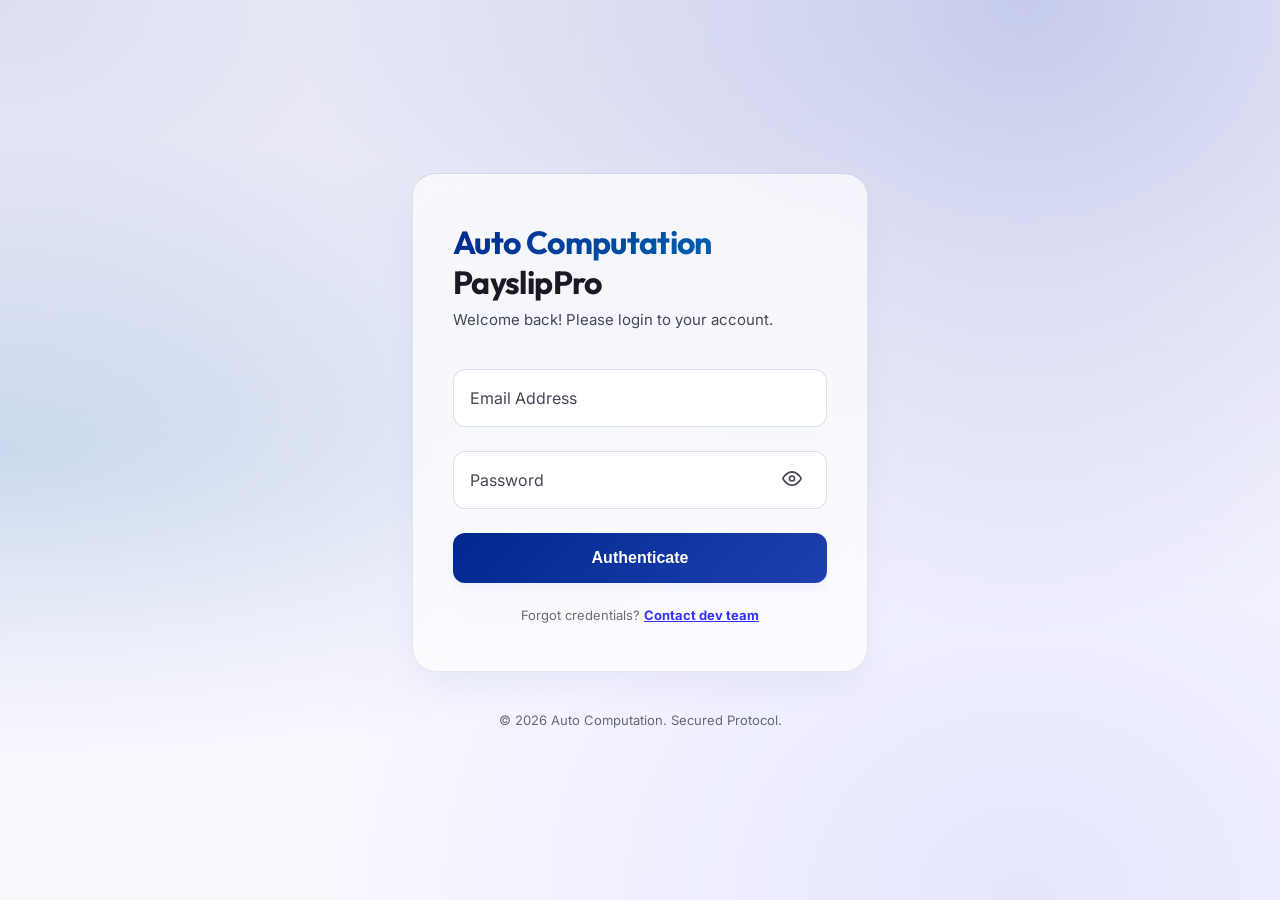
<file: login.html>
<!DOCTYPE html>
<html lang="en">
<head>
    <meta charset="UTF-8">
    <meta name="viewport" content="width=device-width, initial-scale=1.0">
    <title>Premium Login | PayslipPro</title>
    <link rel="icon" type="image/png" href="favicon.png">
    <link rel="stylesheet" href="login.css">
    <!-- Google Fonts -->
    <link rel="preconnect" href="https://fonts.googleapis.com">
    <link rel="preconnect" href="https://fonts.gstatic.com" crossorigin>
    <link href="https://fonts.googleapis.com/css2?family=Inter:wght@400;500;600&family=Outfit:wght@700&display=swap" rel="stylesheet">
</head>
<body>
    <!-- Premium Mesh Gradient Background -->
    <div class="mesh-gradient-bg"></div>

    <div class="login-wrapper">
        <div class="login-card">
            <header class="login-header">
                <div class="logo-text">
                    <span class="brand-accent">Auto Computation</span><br>
                    Payslip<span>Pro</span>
                </div>
                <p>Welcome back! Please login to your account.</p>
            </header>

            <div id="errorMessage" class="error-message">
                Invalid credentials. Please verify your access.
            </div>

            <form id="loginForm">
                <!-- Email Input with Floating Label -->
                <div class="form-group" id="emailGroup">
                    <input type="email" id="email" required autocomplete="email">
                    <label for="email">Email Address</label>
                </div>

                <!-- Password Input with Floating Label -->
                <div class="form-group" id="passwordGroup">
                    <input type="password" id="password" required autocomplete="current-password">
                    <label for="password">Password</label>
                    <button type="button" id="togglePassword" class="toggle-password" tabindex="-1" title="Toggle visibility">
                        <svg width="20" height="20" viewBox="0 0 24 24" fill="none" stroke="currentColor" stroke-width="2" stroke-linecap="round" stroke-linejoin="round">
                            <path d="M1 12s4-8 11-8 11 8 11 8-4 8-11 8-11-8-11-8z"></path>
                            <circle cx="12" cy="12" r="3"></circle>
                        </svg>
                    </button>
                </div>


                <button type="submit" id="loginBtn" class="login-btn">
                    Authenticate
                </button>
            </form>

            <div class="footer-text" style="margin-top: 1.5rem;">
                Forgot credentials? <span style="color: blue; cursor: pointer; text-decoration: underline; font-weight: bold;">Contact dev team</span>
            </div>
        </div>
        
        <div class="footer-text">
            <span>&copy; 2026 Auto Computation. Secured Protocol.</span>
        </div>
    </div>

    <script src="login.js"></script>
</body>
</html>
</file>
<file: login.css>
@import url('https://fonts.googleapis.com/css2?family=Inter:wght@300;400;500;600;700&family=Outfit:wght@300;400;500;600;700&display=swap');

:root {
    /* Sovereign Ledger Color Palette */
    --primary: #00288e;
    --primary-container: #1e40af;
    --primary-fixed-dim: #b8c4ff;
    --secondary: #0060ac;
    --surface: #fbf8ff;
    --surface-container: #eeedf7;
    --surface-container-low: #f4f2fc;
    --surface-container-lowest: #ffffff;
    --surface-variant: #e3e1eb;
    --on-surface: #1a1b22;
    --on-surface-variant: #444653;
    --error: #ba1a1a;
    --error-container: #ffdad6;
    --outline-variant: #c4c5d5;
    
    --shadow-ambient: rgba(0, 40, 142, 0.06);
}

* {
    margin: 0;
    padding: 0;
    box-sizing: border-box;
}

body {
    /* Base typography: Inter for body, Outfit for headings */
    font-family: 'Inter', sans-serif;
    color: var(--on-surface);
    display: flex;
    align-items: center;
    justify-content: center;
    min-height: 100vh;
    background-color: var(--surface);
    position: relative;
    overflow: hidden;
}

/* Mesh Gradient Background */
.mesh-gradient-bg {
    position: absolute;
    top: 0;
    left: 0;
    width: 100vw;
    height: 100vh;
    z-index: -1;
    background-color: var(--surface);
    background-image: 
        radial-gradient(at 80% 0%, rgba(30, 64, 175, 0.3) 0px, transparent 50%),
        radial-gradient(at 0% 50%, rgba(0, 96, 172, 0.2) 0px, transparent 50%),
        radial-gradient(at 80% 100%, rgba(184, 196, 255, 0.4) 0px, transparent 50%),
        radial-gradient(at 0% 0%, rgba(0, 40, 142, 0.15) 0px, transparent 50%);
    opacity: 0.8;
}

.login-wrapper {
    width: 100%;
    max-width: 520px;
    padding: 2rem;
    z-index: 10;
    animation: fadeRise 0.8s cubic-bezier(0.16, 1, 0.3, 1) forwards;
}

@keyframes fadeRise {
    from { opacity: 0; transform: translateY(30px) scale(0.98); }
    to { opacity: 1; transform: translateY(0) scale(1); }
}

.login-card {
    /* Glassmorphic panel per Sovereign Ledger */
    background: rgba(255, 255, 255, 0.7);
    backdrop-filter: blur(20px);
    -webkit-backdrop-filter: blur(20px);
    border: 1px solid rgba(196, 197, 213, 0.4); /* Ghost border */
    border-top: 1px solid rgba(0, 40, 142, 0.15); /* Primary tint on top */
    border-radius: 1.5rem; /* xl roundedness */
    padding: 3rem 2.5rem;
    box-shadow: 0 20px 40px -10px var(--shadow-ambient);
}

.login-header {
    margin-bottom: 2.5rem;
}

.logo-text {
    font-family: 'Outfit', sans-serif;
    font-size: 2rem;
    font-weight: 700;
    color: var(--on-surface);
    margin-bottom: 0.5rem;
    letter-spacing: -0.02em;
}

.logo-text span.brand-accent {
    background: linear-gradient(135deg, var(--primary), var(--secondary));
    background-clip: text;
    -webkit-text-fill-color: transparent;
}

.login-header p {
    color: var(--on-surface-variant);
    font-size: 0.9375rem;
    font-weight: 400;
}

/* Floating Labels & Inputs */
.form-group {
    position: relative;
    margin-bottom: 1.5rem;
    background-color: #ffffff; /* distinct pure white */
    border: 1px solid rgba(0, 40, 142, 0.15); /* subtle brand border */
    border-radius: 0.75rem;
    box-shadow: inset 0 2px 4px rgba(0, 0, 0, 0.02);
    transition: all 0.3s ease;
}

.form-group:focus-within {
    background-color: var(--surface-container-lowest);
    box-shadow: 0 0 0 2px var(--primary);
}

.form-group.has-error {
    background-color: var(--error-container);
    box-shadow: 0 0 0 1px var(--error);
}

.form-group input {
    width: 100%;
    padding: 1.75rem 1rem 0.5rem 1rem;
    background: transparent;
    border: none;
    outline: none;
    font-family: 'Inter', sans-serif;
    font-size: 1rem;
    color: var(--on-surface);
    border-radius: 0.75rem;
}

.form-group label {
    position: absolute;
    left: 1rem;
    top: 50%;
    transform: translateY(-50%);
    font-size: 1rem;
    color: var(--on-surface-variant);
    font-weight: 400;
    pointer-events: none;
    transition: all 0.2s cubic-bezier(0.16, 1, 0.3, 1);
}

.form-group input:focus ~ label,
.form-group input.has-value ~ label {
    top: 0.75rem;
    font-size: 0.75rem;
    font-weight: 600;
    color: var(--primary);
}

.form-group.has-error input {
    color: var(--error);
}

.form-group.has-error input:focus ~ label,
.form-group.has-error input.has-value ~ label {
    color: var(--error);
}

/* Password Toggle Icon */
.toggle-password {
    position: absolute;
    right: 1rem;
    top: 50%;
    transform: translateY(-50%);
    background: none;
    border: none;
    cursor: pointer;
    color: var(--on-surface-variant);
    padding: 0.5rem;
}

.toggle-password:hover {
    color: var(--primary);
}

.login-options {
    display: flex;
    justify-content: space-between;
    align-items: center;
    margin-bottom: 2rem;
    font-size: 0.875rem;
}

.remember-me {
    display: flex;
    align-items: center;
    gap: 0.5rem;
    color: var(--on-surface-variant);
    font-weight: 500;
    cursor: pointer;
}

.remember-me input {
    accent-color: var(--primary);
    width: 1rem;
    height: 1rem;
    cursor: pointer;
}

.forgot-links a {
    color: var(--secondary);
    text-decoration: none;
    font-weight: 600;
}

.forgot-links a:hover {
    text-decoration: underline;
}

/* Primary CTA */
.login-btn {
    width: 100%;
    padding: 1rem;
    background: linear-gradient(135deg, var(--primary) 0%, var(--primary-container) 100%);
    color: white;
    border: none;
    border-radius: 0.75rem;
    font-size: 1rem;
    font-weight: 600;
    cursor: pointer;
    transition: all 0.3s ease;
    box-shadow: 0 4px 12px var(--shadow-ambient);
    position: relative;
    overflow: hidden;
}

.login-btn::after {
    content: '';
    position: absolute;
    top: 0; left: 0; right: 0; bottom: 0;
    background: rgba(255, 255, 255, 0.1);
    opacity: 0;
    transition: opacity 0.3s;
}

.login-btn:hover::after {
    opacity: 1;
}

.login-btn:active {
    transform: scale(0.99);
}

/* Loading State */
.login-btn.loading {
    color: transparent;
    pointer-events: none;
}

.login-btn.loading::before {
    content: "";
    position: absolute;
    width: 1.5rem;
    height: 1.5rem;
    top: 50%;
    left: 50%;
    margin-top: -0.75rem;
    margin-left: -0.75rem;
    border: 2px solid rgba(255,255,255,0.3);
    border-top-color: #fff;
    border-radius: 50%;
    animation: spinButton 0.8s infinite linear;
}

@keyframes spinButton {
    to { transform: rotate(360deg); }
}

.error-message {
    color: var(--error);
    background: var(--error-container);
    padding: 0.75rem 1rem;
    border-radius: 0.5rem;
    font-size: 0.875rem;
    margin-bottom: 1.5rem;
    display: none;
    animation: shake 0.4s both;
}

@keyframes shake {
    0%, 100% { transform: translateX(0); }
    20%, 60% { transform: translateX(-4px); }
    40%, 80% { transform: translateX(4px); }
}

.divider {
    display: flex;
    align-items: center;
    text-align: center;
    margin: 2rem 0;
    color: var(--outline-variant);
    font-size: 0.875rem;
}

.divider::before, .divider::after {
    content: '';
    flex: 1;
    border-bottom: 1px solid rgba(196, 197, 213, 0.3); /* Transparent ghost border */
}

.divider span {
    padding: 0 1rem;
}

/* Secondary Auth */
.auth-secondary {
    display: flex;
    justify-content: center;
    gap: 1rem;
}

.btn-icon {
    width: 3rem;
    height: 3rem;
    border-radius: 50%;
    border: 1px solid var(--outline-variant);
    background: transparent;
    display: flex;
    align-items: center;
    justify-content: center;
    cursor: pointer;
    color: var(--on-surface-variant);
    transition: all 0.3s ease;
}

.btn-icon:hover {
    background: var(--surface-container-low);
    color: var(--primary);
    border-color: var(--primary-fixed-dim);
}

.footer-text {
    text-align: center;
    margin-top: 2.5rem;
    font-size: 0.8125rem;
    color: var(--on-surface-variant);
    opacity: 0.8;
}
</file>
<file: style.css>
:root {
    --primary: #1e40af;
    --primary-light: #3b82f6;
    --primary-dark: #1e3a8a;
    --success: #10b981;
    --success-dark: #059669;
    --accent: #ef4444;
    --bg-app: #f1f5f9;
    --bg-form: rgba(255, 255, 255, 0.7);
    --text-main: #0f172a;
    --text-muted: #64748b;
    --border: #e2e8f0;
    --shadow-sm: 0 1px 2px 0 rgb(0 0 0 / 0.05);
    --shadow: 0 10px 15px -3px rgb(0 0 0 / 0.1), 0 4px 6px -4px rgb(0 0 0 / 0.1);
    --shadow-lg: 0 20px 25px -5px rgb(0 0 0 / 0.1), 0 8px 10px -6px rgb(0 0 0 / 0.1);
    --glass-border: rgba(255, 255, 255, 0.4);
}

@keyframes fadeIn {
    from { opacity: 0; transform: translateY(10px); }
    to { opacity: 1; transform: translateY(0); }
}

@keyframes pulse-subtle {
    0% { transform: scale(1); }
    50% { transform: scale(1.02); }
    100% { transform: scale(1); }
}

@keyframes spin {
    from { transform: rotate(0deg); }
    to { transform: rotate(360deg); }
}

.animate-fade { animation: fadeIn 0.4s ease-out; }
.animate-pulse { animation: pulse-subtle 2s infinite ease-in-out; }
.animate-spin { animation: spin 1s linear infinite; }

* {
    margin: 0;
    padding: 0;
    box-sizing: border-box;
}

body {
    font-family: 'Inter', sans-serif;
    background-color: var(--bg-app);
    color: var(--text-main);
    line-height: 1.5;
    overflow-x: hidden;
}

h1, h2, h3, .logo-text {
    font-family: 'Outfit', sans-serif;
}

/* Layout */
.app-container {
    display: flex;
    min-height: 100vh;
}

/* Form Section */
.form-section {
    width: 550px;
    background: var(--bg-form);
    backdrop-filter: blur(10px);
    border-right: 1px solid var(--border);
    padding: 2rem;
    height: 100vh;
    overflow-y: auto;
    position: sticky;
    top: 0;
    box-shadow: 10px 0 15px -3px rgba(0, 0, 0, 0.02);
}

.form-header {
    margin-bottom: 2rem;
}

.logo-text {
    font-size: 1.5rem;
    font-weight: 700;
    color: var(--primary);
    margin-bottom: 0.5rem;
}

.logo-text span {
    color: var(--text-main);
}

.form-header p {
    font-size: 0.875rem;
    color: var(--text-muted);
}

.header-nav {
    display: flex;
    justify-content: space-between;
    align-items: center;
    gap: 1rem;
    margin-top: 0.5rem;
}

.nav-link {
    text-decoration: none;
    font-size: 0.75rem !important;
    padding: 0.4rem 0.8rem !important;
    background: rgba(30, 64, 175, 0.05);
}

.nav-link:hover {
    background: rgba(30, 64, 175, 0.1);
}

/* Employee Selection Header */
.employee-selection-header {
    background: #fff;
    padding: 1rem;
    border-radius: 0.75rem;
    margin-bottom: 2rem;
    border: 1px solid var(--border);
    box-shadow: var(--shadow);
}

.selection-row {
    display: flex;
    gap: 0.5rem;
}

.selection-row select {
    flex: 1;
}

.btn-sm {
    padding: 0.5rem !important;
}

.group-title {
    font-size: 1rem;
    font-weight: 600;
    margin-bottom: 0.5rem;
    padding-bottom: 0.5rem;
    border-bottom: 1px solid var(--border);
    color: var(--primary);
}

.form-help-text {
    font-size: 0.75rem;
    color: var(--text-muted);
    font-weight: 500;
    margin-bottom: 1.25rem;
    display: flex;
    align-items: center;
    background: rgba(30, 64, 175, 0.04);
    padding: 0.5rem 0.75rem;
    border-radius: 0.5rem;
    border-left: 2px solid var(--primary-light);
}

.form-group-wrapper {
    margin-bottom: 2rem;
}

.form-row {
    display: flex;
    gap: 1rem;
    margin-bottom: 1rem;
}

.form-group {
    flex: 1;
    display: flex;
    flex-direction: column;
    gap: 0.5rem;
    margin-bottom: 1rem;
}

label {
    font-size: 0.75rem;
    font-weight: 600;
    text-transform: uppercase;
    letter-spacing: 0.025em;
    color: var(--text-muted);
}

.required-mark {
    color: var(--accent);
    margin-left: 2px;
}

input, select, textarea {
    padding: 0.75rem;
    background-color: #fff;
    border: 1px solid var(--border);
    border-radius: 0.5rem;
    font-family: 'Inter', sans-serif;
    font-size: 0.875rem;
    transition: all 0.2s;
    outline: none;
}

input:focus, select:focus, textarea:focus {
    border-color: var(--primary-light);
    box-shadow: 0 0 0 3px rgba(59, 130, 246, 0.1);
}

input:read-only {
    background-color: #f1f5f9;
    color: var(--text-muted);
    cursor: not-allowed;
}

/* Buttons */
.primary-btn, .success-btn, .secondary-btn {
    padding: 0.75rem 1.5rem;
    border: none;
    border-radius: 0.5rem;
    font-weight: 600;
    cursor: pointer;
    display: flex;
    align-items: center;
    justify-content: center;
    gap: 0.5rem;
    transition: all 0.2s;
    font-size: 0.875rem;
}

.primary-btn {
    background-color: var(--primary);
    color: #fff;
}

.primary-btn:hover:not(:disabled) {
    background-color: var(--primary-dark);
}

.success-btn {
    background-color: var(--success);
    color: #fff;
}

.success-btn:hover:not(:disabled) {
    background-color: var(--success-dark);
}

.secondary-btn {
    background-color: #f1f5f9;
    color: var(--text-main);
}

.secondary-btn:hover {
    background-color: #e2e8f0;
}

button:disabled {
    opacity: 0.5;
    cursor: not-allowed;
    filter: grayscale(1);
}

.form-footer {
    margin-top: 2rem;
}

/* Preview Section */
.preview-section {
    flex: 1;
    padding: 3rem;
    display: flex;
    flex-direction: column;
    align-items: center;
    background: radial-gradient(circle at top right, #eff6ff, transparent);
    overflow-y: auto;
}

.payslip-card {
    background-color: #fff;
    width: 210mm;
    min-height: 297mm;
    padding: 40px;
    box-shadow: var(--shadow);
    border-radius: 0.5rem;
    display: flex;
    flex-direction: column;
    margin-bottom: 2rem;
}

.payslip-header {
    display: flex;
    justify-content: space-between;
    align-items: flex-start;
    margin-bottom: 10px;
}

.company-logo img {
    height: 60px;
    width: auto;
}

.company-details {
    text-align: right;
}

.company-name {
    font-size: 1.25rem;
    font-weight: 700;
    margin-bottom: 5px;
}

.company-details p {
    font-size: 0.8125rem;
    color: #333;
    margin-bottom: 2px;
}

.divider {
    height: 3px;
    background-color: #000;
    margin: 15px 0;
}

.document-title {
    text-align: center;
    margin-bottom: 25px;
}

.document-title h2 {
    font-size: 1.5rem;
    font-weight: 800;
    letter-spacing: 2px;
}

.document-title p {
    font-size: 0.9375rem;
    color: #333;
}

.payslip-info {
    display: flex;
    justify-content: space-between;
    margin-bottom: 30px;
}

.info-column {
    flex: 1;
}

.info-row {
    margin-bottom: 8px;
    display: flex;
    font-size: 0.875rem;
}

.info-label {
    width: 140px;
    font-weight: 500;
}

.info-value {
    font-weight: 400;
}

.salary-table {
    width: 100%;
    border-collapse: collapse;
    margin-bottom: 40px;
}

.salary-table th {
    background-color: #337ab7;
    color: #fff;
    text-align: left;
    padding: 10px 12px;
    font-size: 0.875rem;
    font-weight: 600;
    border: 1px solid #ddd;
}

.salary-table td {
    padding: 8px 12px;
    border: 1px solid #ddd;
    font-size: 0.875rem;
}

.total-row {
    background-color: #f9f9f9;
    font-weight: 600;
}

.net-payable {
    display: flex;
    justify-content: space-between;
    background-color: #dff0d8;
    color: #3c763d;
    padding: 12px 20px;
    font-size: 1.125rem;
    font-weight: 700;
    border-radius: 4px;
    margin-bottom: 40px;
}

.payslip-footer {
    margin-top: auto;
    text-align: center;
    font-style: italic;
    font-size: 0.8125rem;
    color: #666;
}

.preview-actions {
    display: flex;
    gap: 1rem;
    width: 210mm;
    justify-content: flex-end;
}

/* Modal */
.modal-overlay {
    position: fixed;
    top: 0;
    left: 0;
    width: 100%;
    height: 100%;
    background: rgba(15, 23, 42, 0.4);
    backdrop-filter: blur(8px);
    display: flex;
    align-items: center;
    justify-content: center;
    z-index: 1000;
    opacity: 0;
    visibility: hidden;
    transition: all 0.3s;
}

.modal-overlay.active {
    opacity: 1;
    visibility: visible;
}

.modal-content {
    background: #fff;
    width: 450px;
    padding: 2rem;
    border-radius: 1rem;
    box-shadow: 0 25px 50px -12px rgba(0, 0, 0, 0.15);
    transform: translateY(20px);
    transition: all 0.3s cubic-bezier(0.34, 1.56, 0.64, 1);
}

.text-center {
    text-align: center;
}

.success-icon {
    display: flex;
    justify-content: center;
    margin-bottom: 1rem;
}

.modal-lg {
    width: 650px;
}

.modal-overlay.active .modal-content {
    transform: translateY(0);
}

.modal-header {
    display: flex;
    justify-content: space-between;
    align-items: center;
    margin-bottom: 1.5rem;
}

.modal-header h3 {
    font-size: 1.25rem;
    color: var(--text-main);
}

.close-btn {
    background: none;
    border: none;
    font-size: 1.5rem;
    cursor: pointer;
    color: var(--text-muted);
}

.modal-body {
    margin-bottom: 2rem;
    color: var(--text-muted);
    font-size: 0.9375rem;
}

.confirmation-summary {
    margin-top: 1.5rem;
    padding: 1rem;
    background: #f8fafc;
    border-radius: 0.5rem;
}

.confirmation-summary p {
    margin-bottom: 0.5rem;
    color: var(--text-main);
}

.modal-footer {
    display: flex;
    justify-content: flex-end;
    gap: 1rem;
}

/* Print Styles */
@media print {
    .no-print {
        display: none !important;
    }
    
    body {
        background-color: #fff;
    }
    
    .app-container {
        display: block;
    }
    
    .preview-section {
        padding: 0;
        background: none;
        overflow: visible;
    }
    
    .payslip-card {
        box-shadow: none;
        width: 100%;
        border-radius: 0;
        padding: 0;
        margin: 0;
    }
}

/* Responsive */
@media (max-width: 1024px) {
    .app-container {
        flex-direction: column;
    }
    
    .form-section {
        width: 100%;
        height: auto;
        position: static;
        border-right: none;
        border-bottom: 1px solid var(--border);
    }
    
    .preview-section {
        padding: 1rem;
        overflow-x: auto;
    }
    
    .payslip-card, .preview-actions {
        width: 210mm;
        transform: scale(0.9);
        transform-origin: top center;
    }
}

@media (max-width: 768px) {
     .payslip-card, .preview-actions {
        transform: scale(0.7);
    }
    .form-row {
        flex-direction: column;
        gap: 0;
    }
}
</file>
